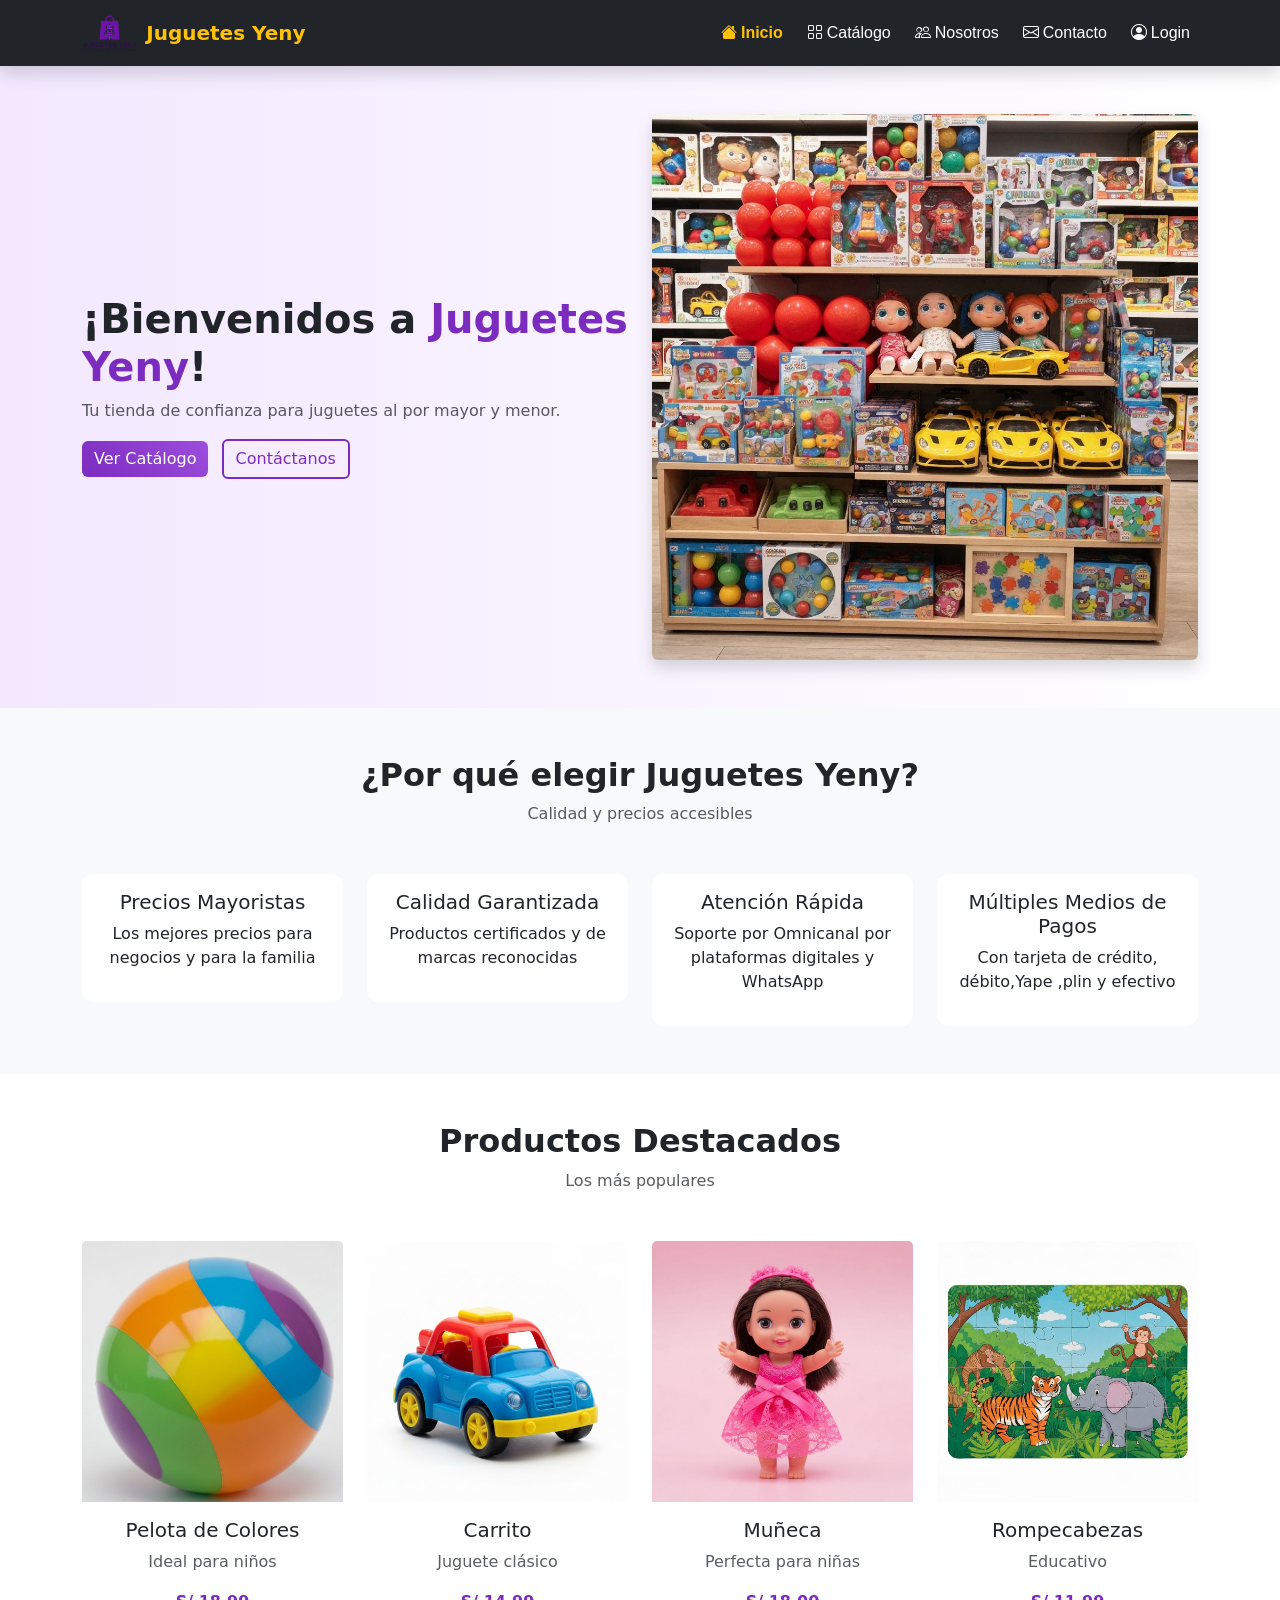
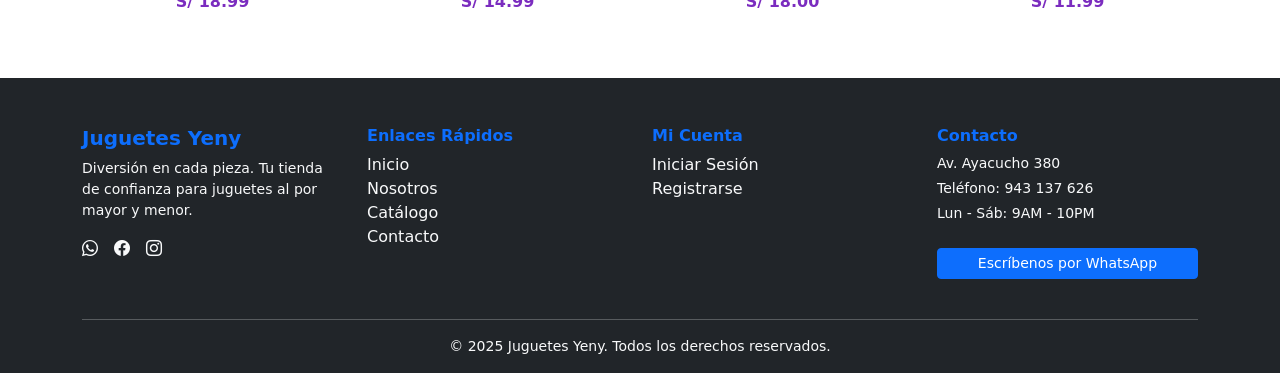
<file: index.html>
<!DOCTYPE html>
<html lang="en">
    <head>
        <meta charset="UTF-8">
        <meta name="viewport" content="width=device-width, initial-scale=1.0">
        <title>Jugueteria Yeny</title>
        <link href="https://cdn.jsdelivr.net/npm/bootstrap@5.3.0/dist/css/bootstrap.min.css" rel="stylesheet">
        <link rel="stylesheet" href="css/styles.css">
        <link rel="icon" href="imagenes/logo-yeny.png" type="image/png">
        <link rel="stylesheet" href="https://cdn.jsdelivr.net/npm/bootstrap-icons@1.11.3/font/bootstrap-icons.min.css">
        <script src="https://cdn.jsdelivr.net/npm/bootstrap@5.3.3/dist/js/bootstrap.bundle.min.js"></script>
    </head>
    <body>
        <header>
            <nav class="navbar navbar-expand-lg navbar-dark bg-dark sticky-top shadow">
      <div class="container">
 
        <!-- Logo + Nombre -->
        <a class="navbar-brand d-flex align-items-center gap-2" href="index.html">
          <img src="imagenes/logo-yeny.png" alt="Logo Juguetes Yeny" height="40" />
          <span class="fw-bold fs-5 text-warning">Juguetes Yeny</span>
        </a>
 
        <!-- Botón hamburguesa (móvil) -->
        <button class="navbar-toggler" type="button"
          data-bs-toggle="collapse" data-bs-target="#navbarMain"
          aria-controls="navbarMain" aria-expanded="false" aria-label="Abrir menú">
          <span class="navbar-toggler-icon"></span>
        </button>
 
        <!-- Links -->
        <div class="collapse navbar-collapse" id="navbarMain">
          <ul class="navbar-nav ms-auto mb-2 mb-lg-0 gap-lg-2">
            <li class="nav-item">
              <a class="nav-link active text-warning fw-semibold" href="index.html">
                <i class="bi bi-house-fill me-1"></i>Inicio
              </a>
            </li>
            <li class="nav-item">
              <a class="nav-link text-white" href="html/catalogo.html">
                <i class="bi bi-grid me-1"></i>Catálogo
              </a>
            </li>
            <li class="nav-item">
              <a class="nav-link text-white" href="html/nosotros.html">
                <i class="bi bi-people me-1"></i>Nosotros
              </a>
            </li>
            <li class="nav-item">
              <a class="nav-link text-white" href="html/contacto.html">
                <i class="bi bi-envelope me-1"></i>Contacto
              </a>
            </li>
            <li class="nav-item">
              <a class="nav-link text-white" href="html/login.html">
                <i class="bi bi-person-circle me-1"></i>Login
              </a>
            </li>
          </ul>
        </div>

      </div>
    </nav>
        </header>
        <main>
        <section class="py-5 hero-section">
          <div class="container">
            <div class="row align-items-center">
            
              <div class="col-md-6">
                <h1 class="fw-bold">
                  ¡Bienvenidos a <span class="text-purple">Juguetes Yeny</span>!
                </h1>
                <p class="text-muted">
                  Tu tienda de confianza para juguetes al por mayor y menor.
                </p>
              
                <a href="html/catalogo.html" class="btn btn-purple me-2">Ver Catálogo</a>
                <a href="html/contacto.html" class="btn btn-outline-purple">Contáctanos</a>
              </div>
              <div class="col-md-6 text-center">
                <img src="imagenes/hero-juguetes.jpg" class="img-fluid rounded shadow">
              </div>
            </div>
          </div>
        </section>
        <section class="py-5 bg-light text-center">
          <div class="container">
            <h2 class="fw-bold">¿Por qué elegir Juguetes Yeny?</h2>
            <p class="text-muted mb-5">Calidad y precios accesibles</p>
          
            <div class="row g-4">
            
             <div class="col-md-3">
               <div class="card card-hover p-3">
                 <h5>Precios Mayoristas</h5>
                 <p>Los mejores precios para negocios y para la familia</p>
               </div>
             </div>
           
             <div class="col-md-3">
               <div class="card card-hover p-3">
                 <h5>Calidad Garantizada</h5>
                 <p>Productos certificados y de marcas reconocidas</p>
               </div>
             </div>
           
             <div class="col-md-3">
               <div class="card card-hover p-3">
                 <h5>Atención Rápida</h5>
                 <p>Soporte por Omnicanal por plataformas digitales y WhatsApp</p>
               </div>
             </div>
           
              <div class="col-md-3">
               <div class="card card-hover p-3">
                  <h5>Múltiples Medios de Pagos</h5>
                  <p>Con tarjeta de crédito, débito,Yape ,plin y efectivo</p>
                </div>
             </div>
           
            </div>
          </div>
        </section>
        <section class="py-5">
          <div class="container text-center">
            <h2 class="fw-bold">Productos Destacados</h2>
            <p class="text-muted mb-5">Los más populares</p>
          
            <div class="row g-4">
            
             <div class="col-md-3">
               <div class="card card-hover h-100">
                 <img src="imagenes/productos/pelota-colorida.jpg" class="card-img-top">
                 <div class="card-body">
                   <h5>Pelota de Colores</h5>
                   <p class="text-muted">Ideal para niños</p>
                   <span class="text-purple fw-bold">S/ 18.99</span>
                 </div>
               </div>
             </div>
           
             <div class="col-md-3">
               <div class="card card-hover h-100">
                 <img src="imagenes/productos/carrito-friccion.jpg" class="card-img-top">
                 <div class="card-body">
                   <h5>Carrito</h5>
                   <p class="text-muted">Juguete clásico</p>
                   <span class="text-purple fw-bold">S/ 14.99</span>
                 </div>
               </div>
             </div>
           
             <div class="col-md-3">
               <div class="card card-hover h-100">
                 <img src="imagenes/productos/muneca-pequena.jpg" class="card-img-top">
                 <div class="card-body">
                   <h5>Muñeca</h5>
                   <p class="text-muted">Perfecta para niñas</p>
                   <span class="text-purple fw-bold">S/ 18.00</span>
                 </div>
               </div>
             </div>
           
             <div class="col-md-3">
               <div class="card card-hover h-100">
                 <img src="imagenes/productos/rompecabezas.jpg" class="card-img-top">
                  <div class="card-body">
                   <h5>Rompecabezas</h5>
                    <p class="text-muted">Educativo</p>
                    <span class="text-purple fw-bold">S/ 11.99</span>
                  </div>
                </div>
              </div>

            </div>
          </div>
        </section>        
        </main>
        <footer class="bg-dark text-light pt-5 pb-3">

  <div class="container">
    <div class="row">

      
      <div class="col-md-3 mb-4">
        <h5 class="fw-bold text-primary">Juguetes Yeny</h5>
        <p class="small">
          Diversión en cada pieza. Tu tienda de confianza para juguetes al por mayor y menor.
        </p>

        <div class="d-flex gap-3">
          <a href="https://wa.link/r8do8g" target="_blank" class="text-light">
            <i class="bi bi-whatsapp"></i>
          </a>
          <a href="#" class="text-light">
            <i class="bi bi-facebook"></i>
          </a>
          <a href="#" class="text-light">
            <i class="bi bi-instagram"></i>
          </a>
        </div>
      </div>

      <!-- Columna 2 -->
      <div class="col-md-3 mb-4">
        <h6 class="fw-bold text-primary">Enlaces Rápidos</h6>
        <ul class="list-unstyled">
          <li><a href="index.html" class="text-light text-decoration-none">Inicio</a></li>
          <li><a href="html/nosotros.html" class="text-light text-decoration-none">Nosotros</a></li>
          <li><a href="html/catalogo.html" class="text-light text-decoration-none">Catálogo</a></li>
          <li><a href="html/contacto.html" class="text-light text-decoration-none">Contacto</a></li>
        </ul>
      </div>

      <!-- Columna 3 -->
      <div class="col-md-3 mb-4">
        <h6 class="fw-bold text-primary">Mi Cuenta</h6>
        <ul class="list-unstyled">
          <li><a href="html/" class="text-light text-decoration-none">Iniciar Sesión</a></li>
          <li><a href="#" class="text-light text-decoration-none">Registrarse</a></li>
        </ul>
      </div>

      <!-- Columna 4 -->
      <div class="col-md-3 mb-4">
        <h6 class="fw-bold text-primary">Contacto</h6>
        <p class="small mb-1">Av. Ayacucho 380</p>
        <p class="small mb-1">Teléfono: 943 137 626</p>
        <p class="small">Lun - Sáb: 9AM - 10PM</p>

        <a href="https://wa.link/r8do8g" target="_blank" class="btn btn-primary btn-sm mt-2 w-100">
          Escríbenos por WhatsApp
        </a>
      </div>

    </div>

    
    <hr class="border-light">

    <div class="text-center small">
      © 2025 Juguetes Yeny. Todos los derechos reservados.
    </div>

  </div>
        </footer>
    </body>
</html>
</file>
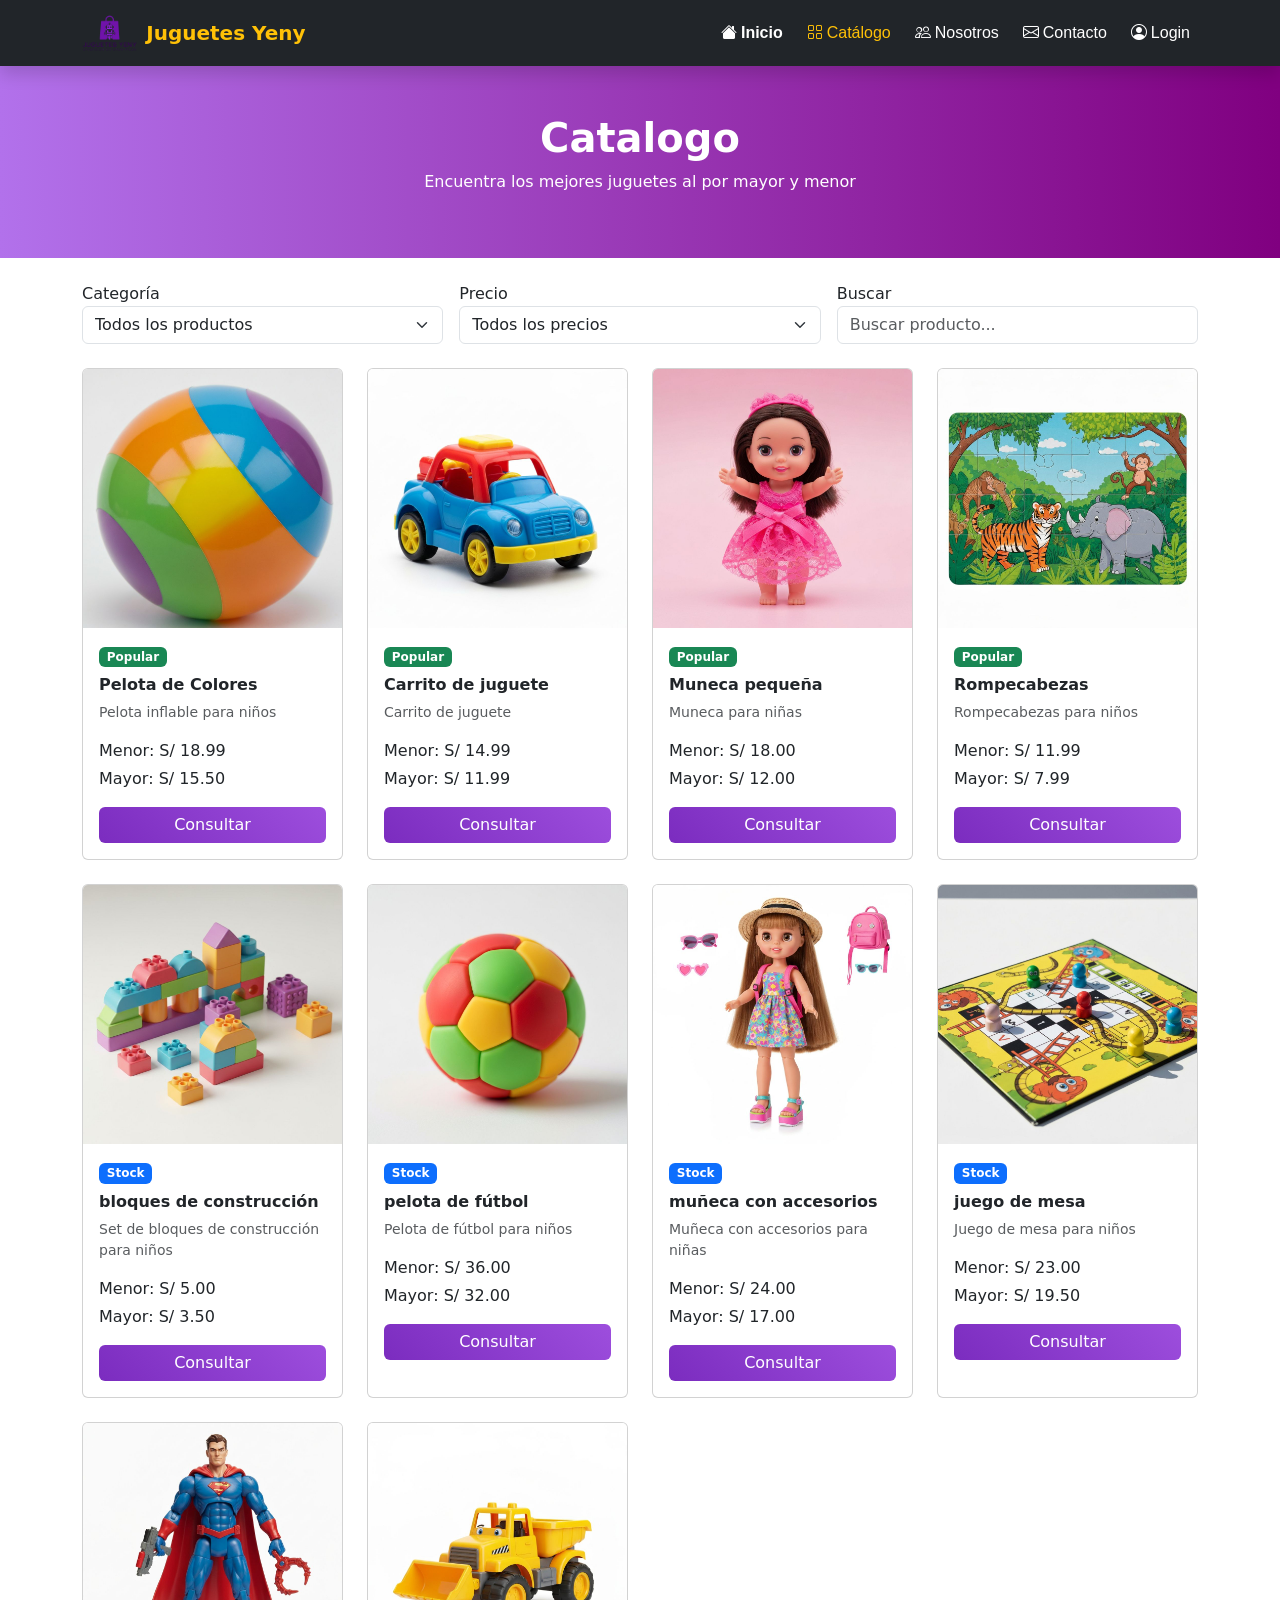
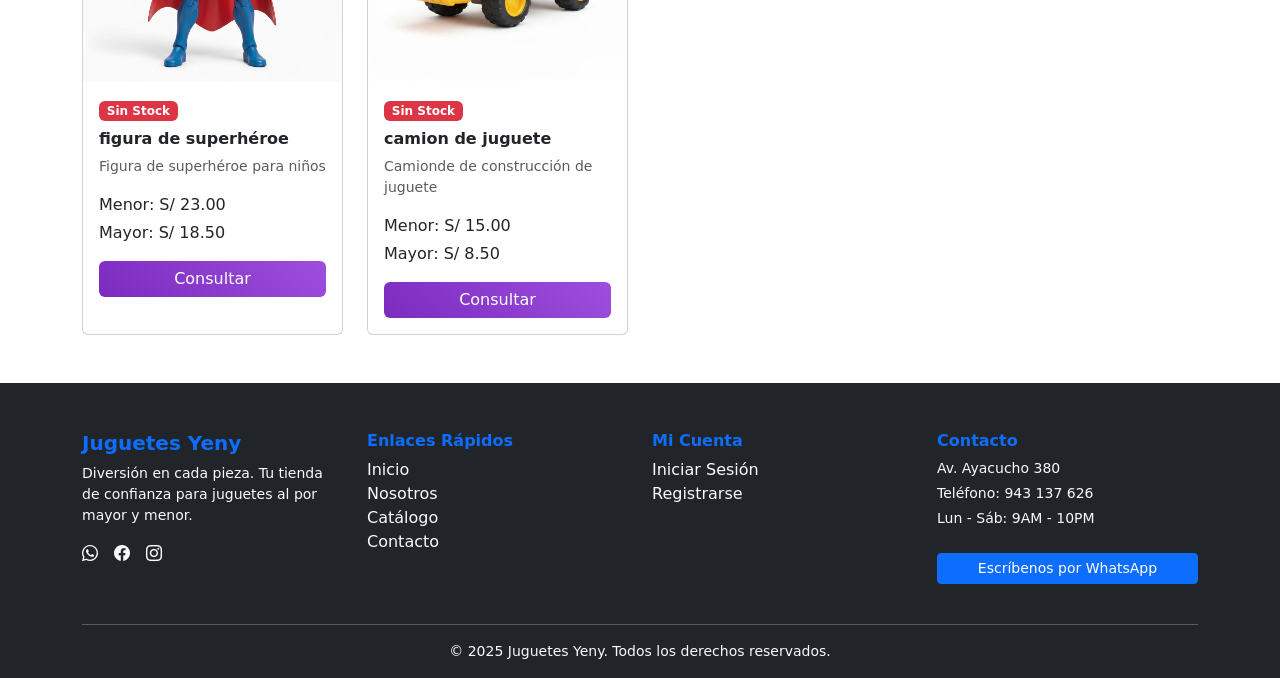
<file: html/catalogo.html>
<!DOCTYPE html>
<html lang="en">
    <head>
        <meta charset="UTF-8">
        <meta name="viewport" content="width=device-width, initial-scale=1.0">
        <title>Catalogo</title>
        <link href="https://cdn.jsdelivr.net/npm/bootstrap@5.3.0/dist/css/bootstrap.min.css" rel="stylesheet">
        <link rel="stylesheet" href="../css/styles.css">
        <link rel="icon" href="../imagenes/logo-yeny.png" type="image/png">
        <script src="https://cdn.jsdelivr.net/npm/bootstrap@5.3.3/dist/js/bootstrap.bundle.min.js"></script>
        <link rel="stylesheet" href="https://cdn.jsdelivr.net/npm/bootstrap-icons@1.11.3/font/bootstrap-icons.min.css">
    </head>
    <body>
        <header>
             <nav class="navbar navbar-expand-lg navbar-dark bg-dark sticky-top shadow">
      <div class="container">
 
        <!-- Logo + Nombre -->
        <a class="navbar-brand d-flex align-items-center gap-2" href="../index.html">
          <img src="../imagenes/logo-yeny.png" alt="Logo Juguetes Yeny" height="40" />
          <span class="fw-bold fs-5 text-warning">Juguetes Yeny</span>
        </a>
 
        <!-- Botón hamburguesa (móvil) -->
        <button class="navbar-toggler" type="button"
          data-bs-toggle="collapse" data-bs-target="#navbarMain"
          aria-controls="navbarMain" aria-expanded="false" aria-label="Abrir menú">
          <span class="navbar-toggler-icon"></span>
        </button>
 
        <!-- Links -->
        <div class="collapse navbar-collapse" id="navbarMain">
          <ul class="navbar-nav ms-auto mb-2 mb-lg-0 gap-lg-2">
            <li class="nav-item">
              <a class="nav-link active text-white fw-semibold" href="../index.html">
                <i class="bi bi-house-fill me-1"></i>Inicio
              </a>
            </li>
            <li class="nav-item">
              <a class="nav-link text-warning" href="../html/catalogo.html">
                <i class="bi bi-grid me-1"></i>Catálogo
              </a>
            </li>
            <li class="nav-item">
              <a class="nav-link text-white" href="../html/nosotros.html">
                <i class="bi bi-people me-1"></i>Nosotros
              </a>
            </li>
            <li class="nav-item">
              <a class="nav-link text-white" href="../html/contacto.html">
                <i class="bi bi-envelope me-1"></i>Contacto
              </a>
            </li>
            <li class="nav-item">
              <a class="nav-link text-white" href="../html/login.html">
                <i class="bi bi-person-circle me-1"></i>Login
              </a>
            </li>
          </ul>
        </div>

      </div>
    </nav>
        </header>
        <main>
          <section class="hero-baner text-center text-white py-5">
            <div class="container">
               <h1 class="fw-bold">Catalogo</h1>
               <p>Encuentra los mejores juguetes al por mayor y menor</p>
            </div>
          </section>
          <section class="container py-4">
            <div class="row g-3">
             
               <div class="col-md-4">
                 <label>Categoría</label>
                 <select class="form-select">
                   <option>Todos los productos</option>
                 </select>
               </div>
             
               <div class="col-md-4">
                 <label>Precio</label>
                 <select class="form-select">
                   <option>Todos los precios</option>
                 </select>
              </div>
            
              <div class="col-md-4">
                <label>Buscar</label>
                <input type="text" class="form-control" placeholder="Buscar producto...">
              </div>
            
            </div>
          
          </section>
          <section class="container pb-5">
            <div class="row g-4">
            
              <!-- CARD 1 -->
              <div class="col-lg-3 col-md-4 col-sm-6 col-12">
                <div class="card product-card h-100">
                
                 <img src="../imagenes/productos/pelota-colorida.jpg" class="card-img-top">
                 <div class="card-body">
                    <span class="badge bg-success mb-2">Popular</span>
                   <h6 class="fw-bold">Pelota de Colores</h6>
                   <p class="text-muted small">Pelota inflable para niños</p>
                   <p class="mb-1">Menor: <span class="precio-menor">S/ 18.99</span></p>
                    <p>Mayor: <span class="precio-mayor">S/ 15.50</span></p>

                    <button class="btn btn-purple w-100">Consultar</button>
                  </div>
                
                </div>
              </div>
            
              <!-- CARD 2 -->
               <div class="col-lg-3 col-md-4 col-sm-6 col-12">
                <div class="card product-card h-100">
                
                 <img src="../imagenes/productos/carrito-friccion.jpg" class="card-img-top">
                 <div class="card-body">
                    <span class="badge bg-success mb-2">Popular</span>
                   <h6 class="fw-bold">Carrito de juguete</h6>
                   <p class="text-muted small">Carrito de juguete </p>
                   <p class="mb-1">Menor: <span class="precio-menor">S/ 14.99</span></p>
                    <p>Mayor: <span class="precio-mayor">S/ 11.99</span></p>
                    <button class="btn btn-purple w-100">Consultar</button>
                  </div>
                </div>
              </div>

              <!-- CARD 3 -->
               <div class="col-lg-3 col-md-4 col-sm-6 col-12">
                <div class="card product-card h-100">
                 <img src="../imagenes/productos/muneca-pequena.jpg" class="card-img-top">
                
                 <div class="card-body">
                    <span class="badge bg-success mb-2">Popular</span>
                   <h6 class="fw-bold">Muneca pequeña</h6>
                   <p class="text-muted small">Muneca para niñas</p>
                   <p class="mb-1">Menor: <span class="precio-menor">S/ 18.00</span></p>
                    <p>Mayor: <span class="precio-mayor">S/ 12.00</span></p>
                    <button class="btn btn-purple w-100">Consultar</button>
                  </div>
                
                </div>
              </div>

              <!-- CARD 4 -->
               <div class="col-lg-3 col-md-4 col-sm-6 col-12">
                <div class="card product-card h-100">
                
                 <img src="../imagenes/productos/rompecabezas.jpg" class="card-img-top">
                
                 <div class="card-body">
                    <span class="badge bg-success mb-2">Popular</span>
                   <h6 class="fw-bold">Rompecabezas</h6>
                   <p class="text-muted small">Rompecabezas para niños</p>
                   <p class="mb-1">Menor: <span class="precio-menor">S/ 11.99</span></p>
                    <p>Mayor: <span class="precio-mayor">S/ 7.99</span></p>
                    <button class="btn btn-purple w-100">Consultar</button>
                  </div>
                
                </div>
              </div>

              <!--Card 5-->
              <div class="col-lg-3 col-md-4 col-sm-6 col-12">
                <div class="card product-card h-100">
                 <img src="../imagenes/productos/bloques-construccion.jpg" class="card-img-top">
                 <div class="card-body">
                    <span class="badge bg-primary mb-2">Stock</span>
                   <h6 class="fw-bold">bloques de construcción</h6>
                   <p class="text-muted small">Set de bloques de construcción para niños</p>   
                   <p class="mb-1">Menor: <span class="precio-menor">S/ 5.00</span></p>
                    <p>Mayor: <span class="precio-mayor">S/ 3.50</span></p>    
                    <button class="btn btn-purple w-100">Consultar</button>
                  </div>
                </div>
              </div>

              <!--Card 6-->
              <div class="col-lg-3 col-md-4 col-sm-6 col-12">
                <div class="card product-card h-100">
                 <img src="../imagenes/productos/pelota-futbol.jpg" class="card-img-top">
                 <div class="card-body">
                    <span class="badge bg-primary mb-2">Stock</span>
                   <h6 class="fw-bold">pelota de fútbol</h6>
                   <p class="text-muted small">Pelota de fútbol para niños</p>   
                   <p class="mb-1">Menor: <span class="precio-menor">S/ 36.00</span></p>
                    <p>Mayor: <span class="precio-mayor">S/ 32.00</span></p>    
                    <button class="btn btn-purple w-100">Consultar</button>
                  </div>
                </div>
              </div>

              <!--Card 7-->
              <div class="col-lg-3 col-md-4 col-sm-6 col-12">
                <div class="card product-card h-100">
                 <img src="../imagenes/productos/muneca-accesorios.jpg" class="card-img-top">
                 <div class="card-body">
                    <span class="badge bg-primary mb-2">Stock</span>
                   <h6 class="fw-bold">muñeca con accesorios</h6>
                   <p class="text-muted small">Muñeca con accesorios para niñas</p>   
                   <p class="mb-1">Menor: <span class="precio-menor">S/ 24.00</span></p>
                    <p>Mayor: <span class="precio-mayor">S/ 17.00</span></p>    
                    <button class="btn btn-purple w-100">Consultar</button>
                  </div>
                </div>
              </div>

              <!--Card 8-->
              <div class="col-lg-3 col-md-4 col-sm-6 col-12">
                <div class="card product-card h-100">
                 <img src="../imagenes/productos/juego-mesa.jpg" class="card-img-top">
                 <div class="card-body">
                    <span class="badge bg-primary mb-2">Stock</span>
                   <h6 class="fw-bold">juego de mesa</h6>
                   <p class="text-muted small">Juego de mesa para niños</p>   
                   <p class="mb-1">Menor: <span class="precio-menor">S/ 23.00</span></p>
                    <p>Mayor: <span class="precio-mayor">S/ 19.50</span></p>    
                    <button class="btn btn-purple w-100">Consultar</button>
                  </div>
                </div>
              </div>

              <!--Card 9-->
              <div class="col-lg-3 col-md-4 col-sm-6 col-12">
                <div class="card product-card h-100">
                 <img src="../imagenes/productos/figura-superheroe.jpg" class="card-img-top">
                 <div class="card-body">
                    <span class="badge bg-danger mb-2">Sin Stock</span>
                   <h6 class="fw-bold">figura de superhéroe</h6>
                   <p class="text-muted small">Figura de superhéroe para niños</p>   
                   <p class="mb-1">Menor: <span class="precio-menor">S/ 23.00</span></p>
                    <p>Mayor: <span class="precio-mayor">S/ 18.50</span></p>    
                    <button class="btn btn-purple w-100">Consultar</button>
                  </div>
                </div>
              </div>

              <!--Card 10-->
              <div class="col-lg-3 col-md-4 col-sm-6 col-12">
                <div class="card product-card h-100">
                 <img src="../imagenes/productos/camion-volquete.jpg" class="card-img-top">
                 <div class="card-body">
                    <span class="badge bg-danger mb-2">Sin Stock</span>
                   <h6 class="fw-bold">camion de juguete</h6>
                   <p class="text-muted small">Camionde de construcción de juguete</p>   
                   <p class="mb-1">Menor: <span class="precio-menor">S/ 15.00</span></p>
                    <p>Mayor: <span class="precio-mayor">S/ 8.50</span></p>    
                    <button class="btn btn-purple w-100">Consultar</button>
                  </div>
                </div>
              </div>
            
            </div>
          </section>     
        </main>
        <footer class="bg-dark text-light pt-5 pb-3">

  <div class="container">
    <div class="row">

      <!-- Columna 1 -->
      <div class="col-md-3 mb-4">
        <h5 class="fw-bold text-primary">Juguetes Yeny</h5>
        <p class="small">
          Diversión en cada pieza. Tu tienda de confianza para juguetes al por mayor y menor.
        </p>

        <div class="d-flex gap-3">
          <a href="https://wa.link/r8do8g" target="_blank" class="text-light">
            <i class="bi bi-whatsapp"></i>
          </a>
          <a href="#" class="text-light">
            <i class="bi bi-facebook"></i>
          </a>
          <a href="#" class="text-light">
            <i class="bi bi-instagram"></i>
          </a>
        </div>
      </div>

      <!-- Columna 2 -->
      <div class="col-md-3 mb-4">
        <h6 class="fw-bold text-primary">Enlaces Rápidos</h6>
        <ul class="list-unstyled">
          <li><a href="../index.html" class="text-light text-decoration-none">Inicio</a></li>
          <li><a href="nosotros.html" class="text-light text-decoration-none">Nosotros</a></li>
          <li><a href="catalogo.html" class="text-light text-decoration-none">Catálogo</a></li>
          <li><a href="contacto.html" class="text-light text-decoration-none">Contacto</a></li>
        </ul>
      </div>

      <!-- Columna 3 -->
      <div class="col-md-3 mb-4">
        <h6 class="fw-bold text-primary">Mi Cuenta</h6>
        <ul class="list-unstyled">
          <li><a href="login.html" class="text-light text-decoration-none">Iniciar Sesión</a></li>
          <li><a href="#" class="text-light text-decoration-none">Registrarse</a></li>
        </ul>
      </div>

      <!-- Columna 4 -->
      <div class="col-md-3 mb-4">
        <h6 class="fw-bold text-primary">Contacto</h6>
        <p class="small mb-1">Av. Ayacucho 380</p>
        <p class="small mb-1">Teléfono: 943 137 626</p>
        <p class="small">Lun - Sáb: 9AM - 10PM</p>

        <a href="https://wa.link/r8do8g" target="_blank" class="btn btn-primary btn-sm mt-2 w-100">
          Escríbenos por WhatsApp
        </a>
      </div>

    </div>

    <!-- Línea inferior -->
    <hr class="border-light">

    <div class="text-center small">
      © 2025 Juguetes Yeny. Todos los derechos reservados.
    </div>

  </div>
        </footer>
    </body>
</html>
</file>
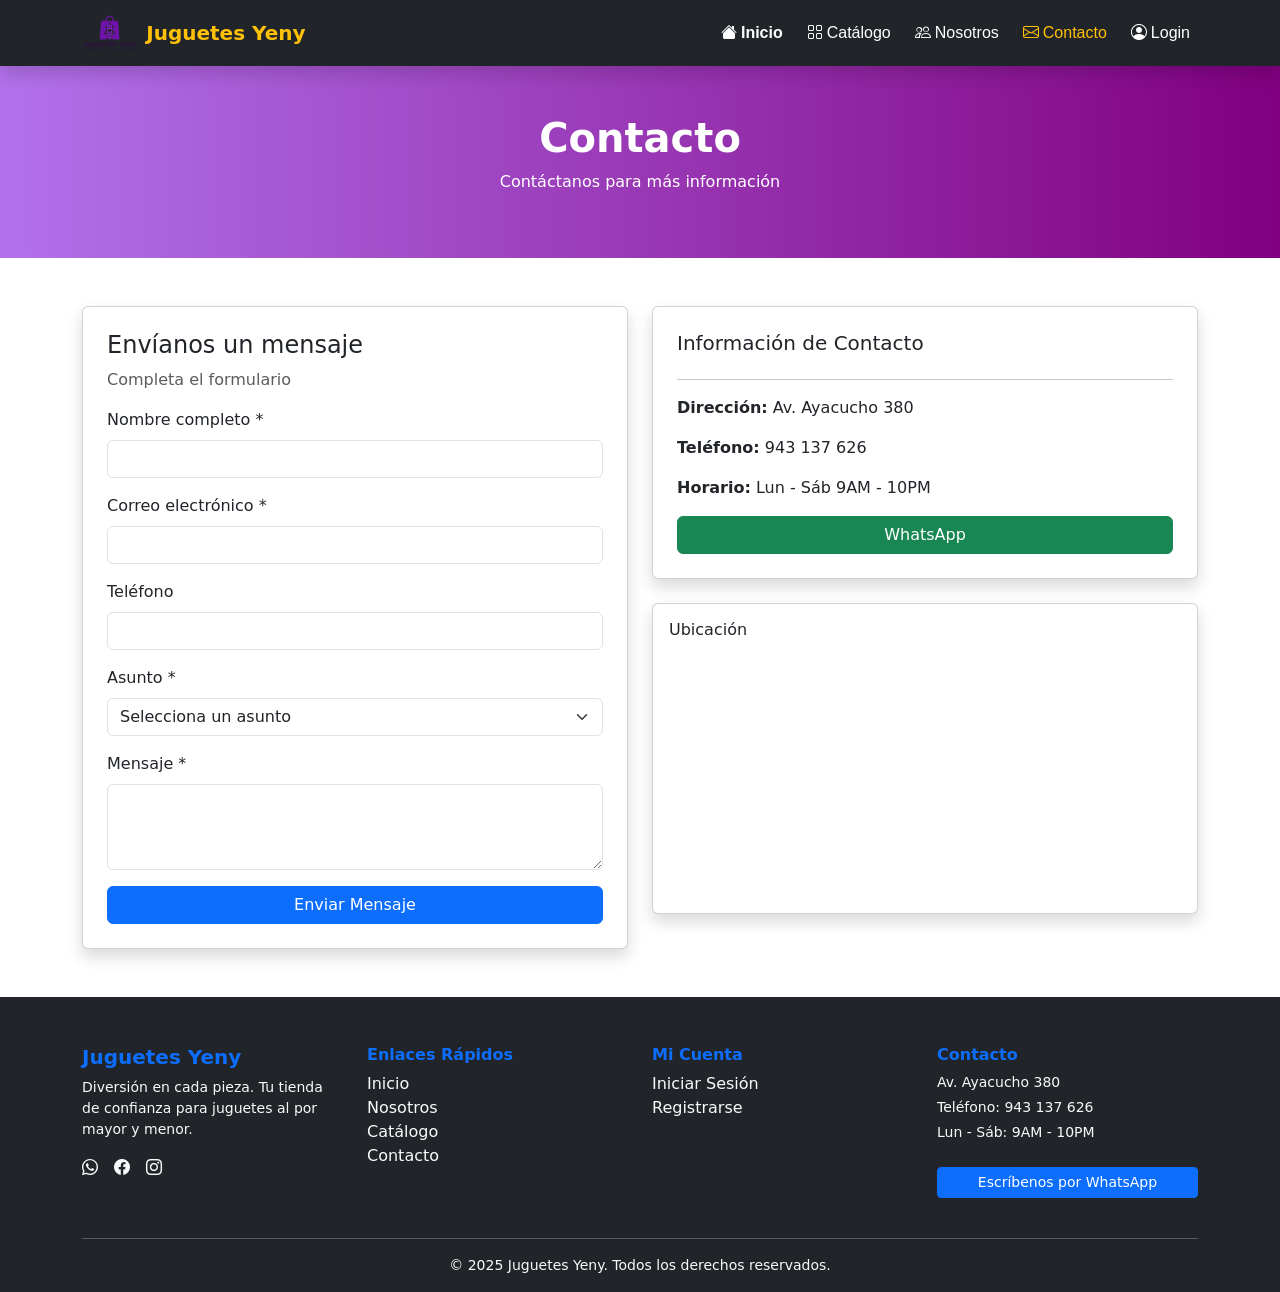
<file: html/contacto.html>
<!DOCTYPE html>
<html lang="en">
    <head>
        <meta charset="UTF-8">
        <meta name="viewport" content="width=device-width, initial-scale=1.0">
        <title>contacto</title>
        <link href="https://cdn.jsdelivr.net/npm/bootstrap@5.3.0/dist/css/bootstrap.min.css" rel="stylesheet">
        <link rel="stylesheet" href="../css/styles.css">
        <link rel="icon" href="../imagenes/logo-yeny.png" type="image/png">
        <script src="https://cdn.jsdelivr.net/npm/bootstrap@5.3.3/dist/js/bootstrap.bundle.min.js"></script>
        <link rel="stylesheet" href="https://cdn.jsdelivr.net/npm/bootstrap-icons@1.11.3/font/bootstrap-icons.min.css">
    </head>
    <body>
        <header>
            <nav class="navbar navbar-expand-lg navbar-dark bg-dark sticky-top shadow">
      <div class="container">
 
        <!-- Logo + Nombre -->
        <a class="navbar-brand d-flex align-items-center gap-2" href="../index.html">
          <img src="../imagenes/logo-yeny.png" alt="Logo Juguetes Yeny" height="40" />
          <span class="fw-bold fs-5 text-warning">Juguetes Yeny</span>
        </a>
 
        <!-- Botón hamburguesa (móvil) -->
        <button class="navbar-toggler" type="button"
          data-bs-toggle="collapse" data-bs-target="#navbarMain"
          aria-controls="navbarMain" aria-expanded="false" aria-label="Abrir menú">
          <span class="navbar-toggler-icon"></span>
        </button>
 
        <!-- Links -->
        <div class="collapse navbar-collapse" id="navbarMain">
          <ul class="navbar-nav ms-auto mb-2 mb-lg-0 gap-lg-2">
            <li class="nav-item">
              <a class="nav-link active text-white fw-semibold" href="../index.html">
                <i class="bi bi-house-fill me-1"></i>Inicio
              </a>
            </li>
            <li class="nav-item">
              <a class="nav-link text-white" href="../html/catalogo.html">
                <i class="bi bi-grid me-1"></i>Catálogo
              </a>
            </li>
            <li class="nav-item">
              <a class="nav-link text-white" href="../html/nosotros.html">
                <i class="bi bi-people me-1"></i>Nosotros
              </a>
            </li>
            <li class="nav-item">
              <a class="nav-link text-warning" href="../html/contacto.html">
                <i class="bi bi-envelope me-1"></i>Contacto
              </a>
            </li>
            <li class="nav-item">
              <a class="nav-link text-white" href="../html/login.html">
                <i class="bi bi-person-circle me-1"></i>Login
              </a>
            </li>
          </ul>
        </div>

      </div>
    </nav>
        </header>
        <main>
          <section class="hero-baner text-center text-white py-5">
            <div class="container">
               <h1 class="fw-bold">Contacto</h1>
               <p>Contáctanos para más información</p>
            </div>
          </section>
            <div class="container my-5">
  <div class="row g-4">

    <div class="col-md-6">
      <div class="card p-4 shadow">
        <h4>Envíanos un mensaje</h4>
        <p class="text-muted">Completa el formulario</p>

        <form class="needs-validation" novalidate>

  
  <div class="alert alert-success d-none" id="alertaExito">
    ✅ Mensaje enviado correctamente
  </div>

  <div class="mb-3">
    <label class="form-label">Nombre completo *</label>
    <input type="text" class="form-control" required>
    <div class="invalid-feedback">Ingresa tu nombre</div>
  </div>

  <div class="mb-3">
    <label class="form-label">Correo electrónico *</label>
    <input type="email" class="form-control" required>
    <div class="invalid-feedback">Correo inválido</div>
  </div>

  <div class="mb-3">
    <label class="form-label">Teléfono</label>
    <input type="tel" class="form-control">
  </div>

  <div class="mb-3">
    <label class="form-label">Asunto *</label>
    <select class="form-select" required>
      <option value="">Selecciona un asunto</option>
      <option>Cotización</option>
      <option>Pedido</option>
      <option>Producto</option>
    </select>
    <div class="invalid-feedback">Selecciona un asunto</div>
  </div>

  <div class="mb-3">
    <label class="form-label">Mensaje *</label>
    <textarea class="form-control" rows="3" required></textarea>
    <div class="invalid-feedback">Escribe tu mensaje</div>
  </div>

  <button class="btn btn-primary w-100">
    Enviar Mensaje
  </button>
  <script>
(() => {
  'use strict'
  const forms = document.querySelectorAll('.needs-validation')

  forms.forEach(form => {
    form.addEventListener('submit', event => {
      if (!form.checkValidity()) {
        event.preventDefault()
        event.stopPropagation()
      } else {
        document.getElementById("alertaExito").classList.remove("d-none")
        event.preventDefault()
      }
      form.classList.add('was-validated')
    }, false)
  })
})()
</script>
        </form>
      </div>
    </div>

    
    <div class="col-md-6">

      
      <div class="card p-4 shadow mb-4">
        <h5>Información de Contacto</h5>
        <hr>

        <p><strong>Dirección:</strong> Av. Ayacucho 380</p>
        <p><strong>Teléfono:</strong> 943 137 626</p>
        <p><strong>Horario:</strong> Lun - Sáb 9AM - 10PM</p>

        <a href="https://wa.link/r8do8g" class="btn btn-success w-100">
          WhatsApp
        </a>
      </div>

      
      <div class="card p-3 shadow">
        <h6>Ubicación</h6>

        <iframe 
          src="https://www.google.com/maps?q=Av%20Ayacucho%20380&output=embed"
          width="100%" 
          height="250" 
          style="border:0; border-radius:10px;"
          loading="lazy">
        </iframe>

      </div>

    </div>

  </div>
</div>
        </main>
        <footer class="bg-dark text-light pt-5 pb-3">

  <div class="container">
    <div class="row">

      <!-- Columna 1 -->
      <div class="col-md-3 mb-4">
        <h5 class="fw-bold text-primary">Juguetes Yeny</h5>
        <p class="small">
          Diversión en cada pieza. Tu tienda de confianza para juguetes al por mayor y menor.
        </p>

        <div class="d-flex gap-3">
          <a href="https://wa.link/r8do8g" target="_blank" class="text-light">
            <i class="bi bi-whatsapp"></i>
          </a>
          <a href="#" class="text-light">
            <i class="bi bi-facebook"></i>
          </a>
          <a href="#" class="text-light">
            <i class="bi bi-instagram"></i>
          </a>
        </div>
      </div>

      <!-- Columna 2 -->
      <div class="col-md-3 mb-4">
        <h6 class="fw-bold text-primary">Enlaces Rápidos</h6>
        <ul class="list-unstyled">
          <li><a href="../index.html" class="text-light text-decoration-none">Inicio</a></li>
          <li><a href="nosotros.html" class="text-light text-decoration-none">Nosotros</a></li>
          <li><a href="catalogo.html" class="text-light text-decoration-none">Catálogo</a></li>
          <li><a href="contacto.html" class="text-light text-decoration-none">Contacto</a></li>
        </ul>
      </div>

      <!-- Columna 3 -->
      <div class="col-md-3 mb-4">
        <h6 class="fw-bold text-primary">Mi Cuenta</h6>
        <ul class="list-unstyled">
          <li><a href="login.html" class="text-light text-decoration-none">Iniciar Sesión</a></li>
          <li><a href="#" class="text-light text-decoration-none">Registrarse</a></li>
        </ul>
      </div>

      <!-- Columna 4 -->
      <div class="col-md-3 mb-4">
        <h6 class="fw-bold text-primary">Contacto</h6>
        <p class="small mb-1">Av. Ayacucho 380</p>
        <p class="small mb-1">Teléfono: 943 137 626</p>
        <p class="small">Lun - Sáb: 9AM - 10PM</p>

        <a href="https://wa.link/r8do8g" target="_blank" class="btn btn-primary btn-sm mt-2 w-100">
          Escríbenos por WhatsApp
        </a>
      </div>

    </div>

    <!-- Línea inferior -->
    <hr class="border-light">

    <div class="text-center small">
      © 2025 Juguetes Yeny. Todos los derechos reservados.
    </div>

  </div>
        </footer>
    </body>
</html>
</file>
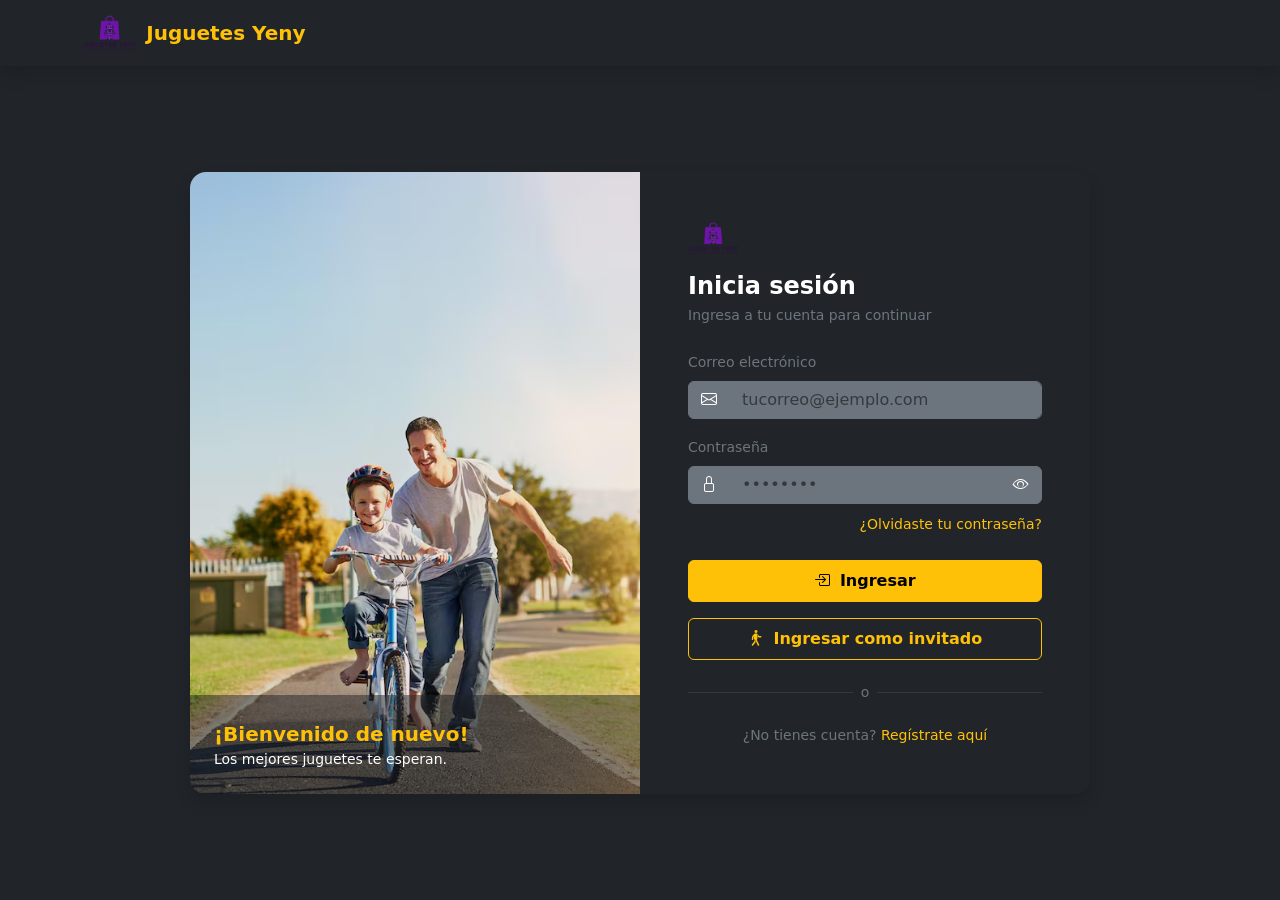
<file: html/login.html>
<!DOCTYPE html>
<html lang="en">
    <head>
        <meta charset="UTF-8">
        <meta name="viewport" content="width=device-width, initial-scale=1.0">
        <title>Inicio Seccion</title>
        <link href="https://cdn.jsdelivr.net/npm/bootstrap@5.3.0/dist/css/bootstrap.min.css" rel="stylesheet">
        <link rel="stylesheet" href="../css/styles.css">
        <link rel="icon" href="../imagenes/logo-yeny.png" type="image/png">
        <script src="https://cdn.jsdelivr.net/npm/bootstrap@5.3.3/dist/js/bootstrap.bundle.min.js"></script>
        <link rel="stylesheet" href="https://cdn.jsdelivr.net/npm/bootstrap-icons@1.11.3/font/bootstrap-icons.min.css">
    </head>
    
    <body class="bg-dark min-vh-100 d-flex flex-column">

    <nav class="navbar navbar-expand-lg navbar-dark bg-dark sticky-top shadow">
        <div class="container">
            <a class="navbar-brand d-flex align-items-center gap-2" href="../index.html">
                <img src="../imagenes/logo-yeny.png" alt="Logo" height="40" />
                <span class="fw-bold fs-5 text-warning">Juguetes Yeny</span>
            </a>
        </div>
    </nav>

    <div class="container flex-grow-1 d-flex align-items-center justify-content-center py-5">
        <div class="row w-100 justify-content-center g-0 shadow rounded-4 overflow-hidden" style="max-width: 900px;">

            <div class="col-lg-6 d-none d-lg-block position-relative">
                <img src="../imagenes/imagenes de otro sitio/papa e hijo.jpg"
                    alt="Padre saliendo de la tienda con su hija después de una compra"
                    class="w-100 h-100 object-fit-cover" />
                <div class="position-absolute bottom-0 start-0 p-4 bg-dark bg-opacity-50 w-100">
                    <p class="text-warning fw-bold mb-0 fs-5">¡Bienvenido de nuevo!</p>
                    <p class="text-white small mb-0">Los mejores juguetes te esperan.</p>
                </div>
            </div>

            
            <div class="col-12 col-lg-6 bg-dark p-4 p-md-5">

                <div class="mb-4">
                    <img src="../imagenes/logo-yeny.png" height="36" alt="Logo" class="mb-3" />
                    <h4 class="text-white fw-bold mb-1">Inicia sesión</h4>
                    <p class="text-secondary small">Ingresa a tu cuenta para continuar</p>
                </div>

                <form>

                    
                    <div class="mb-3">
                        <label class="form-label text-secondary small">Correo electrónico</label>
                        <div class="input-group">
                            <span class="input-group-text bg-secondary border-secondary text-white">
                                <i class="bi bi-envelope"></i>
                            </span>
                            <input type="email" class="form-control bg-secondary border-secondary text-white"
                                placeholder="tucorreo@ejemplo.com" />
                        </div>
                    </div>

                    
                    <div class="mb-2">
                        <label class="form-label text-secondary small">Contraseña</label>
                        <div class="input-group">
                            <span class="input-group-text bg-secondary border-secondary text-white">
                                <i class="bi bi-lock"></i>
                            </span>
                            <input type="password" id="inputPassword"
                                class="form-control bg-secondary border-secondary text-white" placeholder="••••••••" />
                            <button class="btn btn-secondary border-secondary" type="button" onclick="togglePassword()">
                                <i class="bi bi-eye" id="iconoOjo"></i>
                            </button>
                        </div>
                    </div>

                    
                    <div class="text-end mb-4">
                        <a href="#" class="text-warning small text-decoration-none">¿Olvidaste tu contraseña?</a>
                    </div>

                    
                    <button type="submit" class="btn btn-warning w-100 fw-bold py-2 mb-3">
                        <i class="bi bi-box-arrow-in-right me-1"></i> Ingresar
                    </button>

                    <a href="../index.html" class="btn btn-outline-warning w-100 fw-bold py-2 mb-3">
                        <i class="bi bi-person-walking me-1"></i> Ingresar como invitado
                    </a>

                    <!-- Divisor -->
                    <div class="d-flex align-items-center gap-2 mb-3">
                        <hr class="flex-grow-1 border-secondary" />
                        <span class="text-secondary small">o</span>
                        <hr class="flex-grow-1 border-secondary" />
                    </div>

                    
                    <p class="text-center text-secondary small mb-0">
                        ¿No tienes cuenta?
                        <a href="#" class="text-warning text-decoration-none">Regístrate aquí</a>
                    </p>

                </form>
            </div>

        </div>
    </div>   
  </body>
</html>
</file>
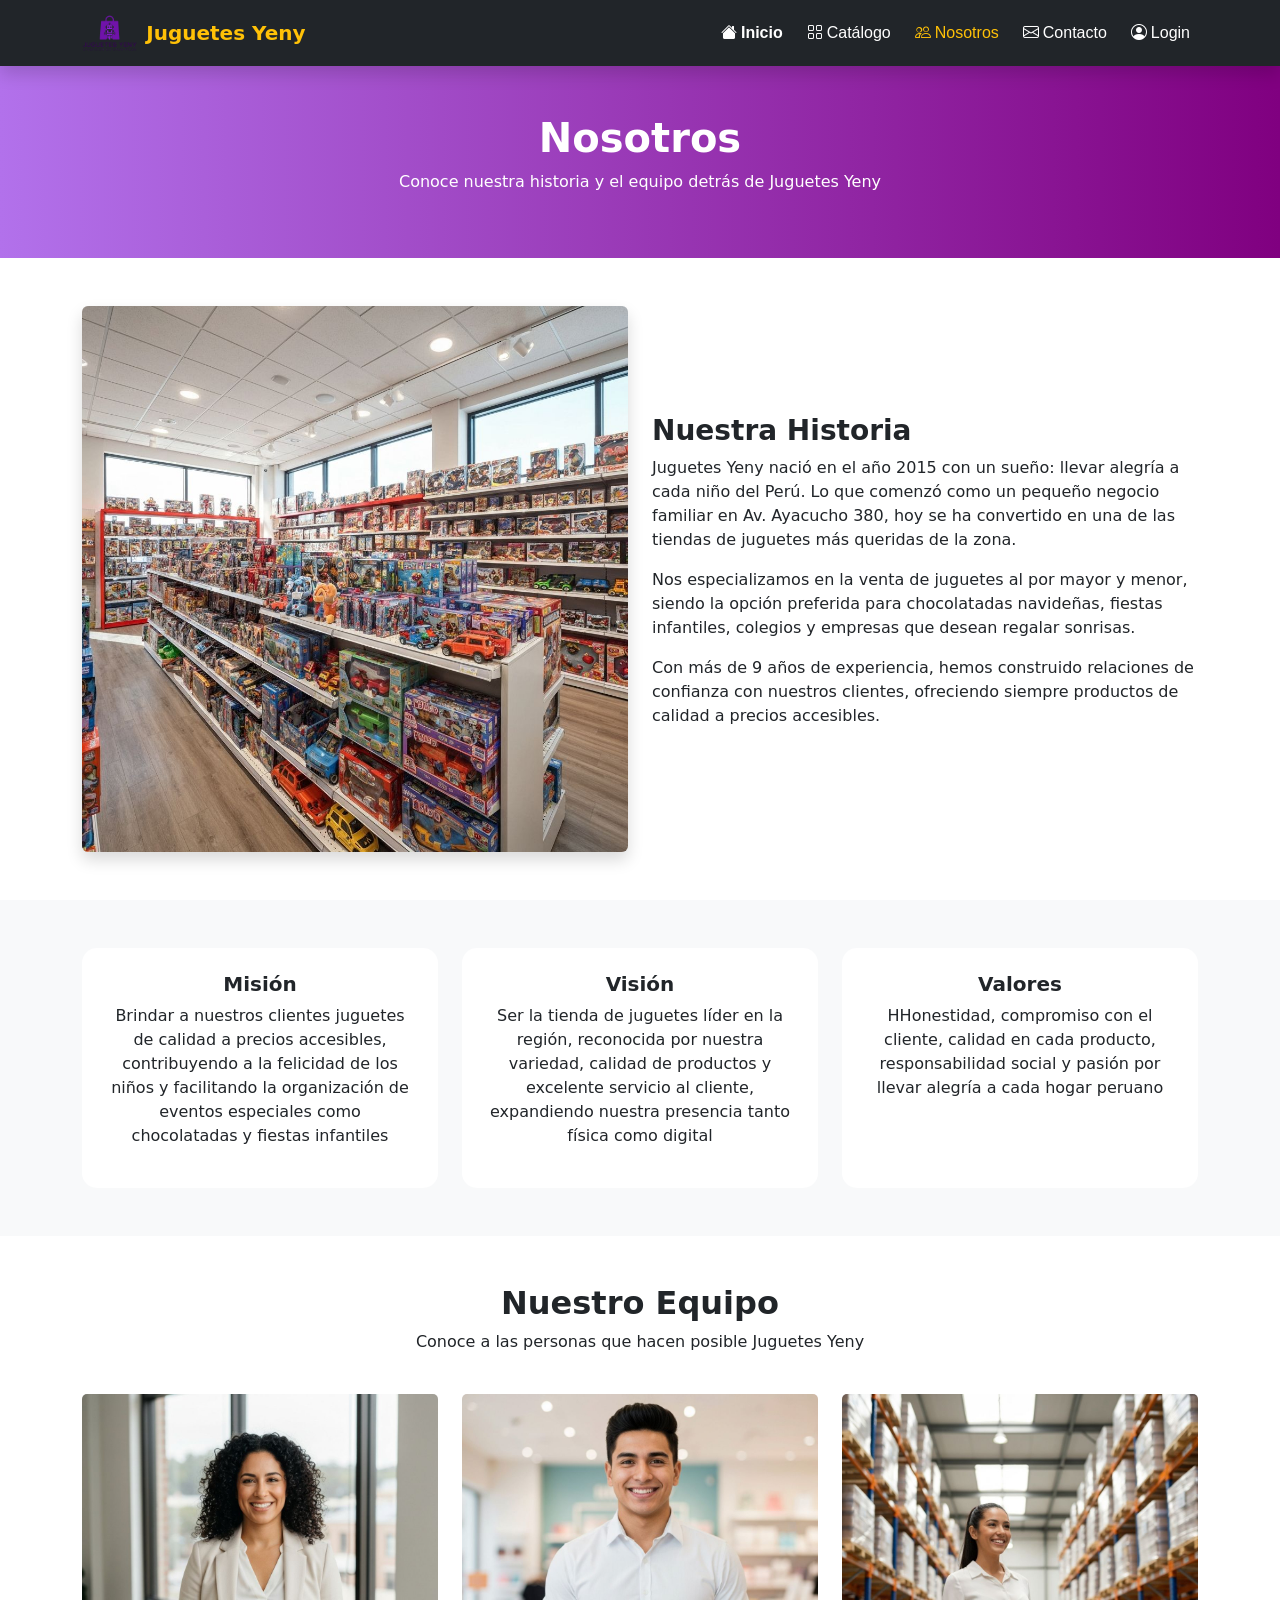
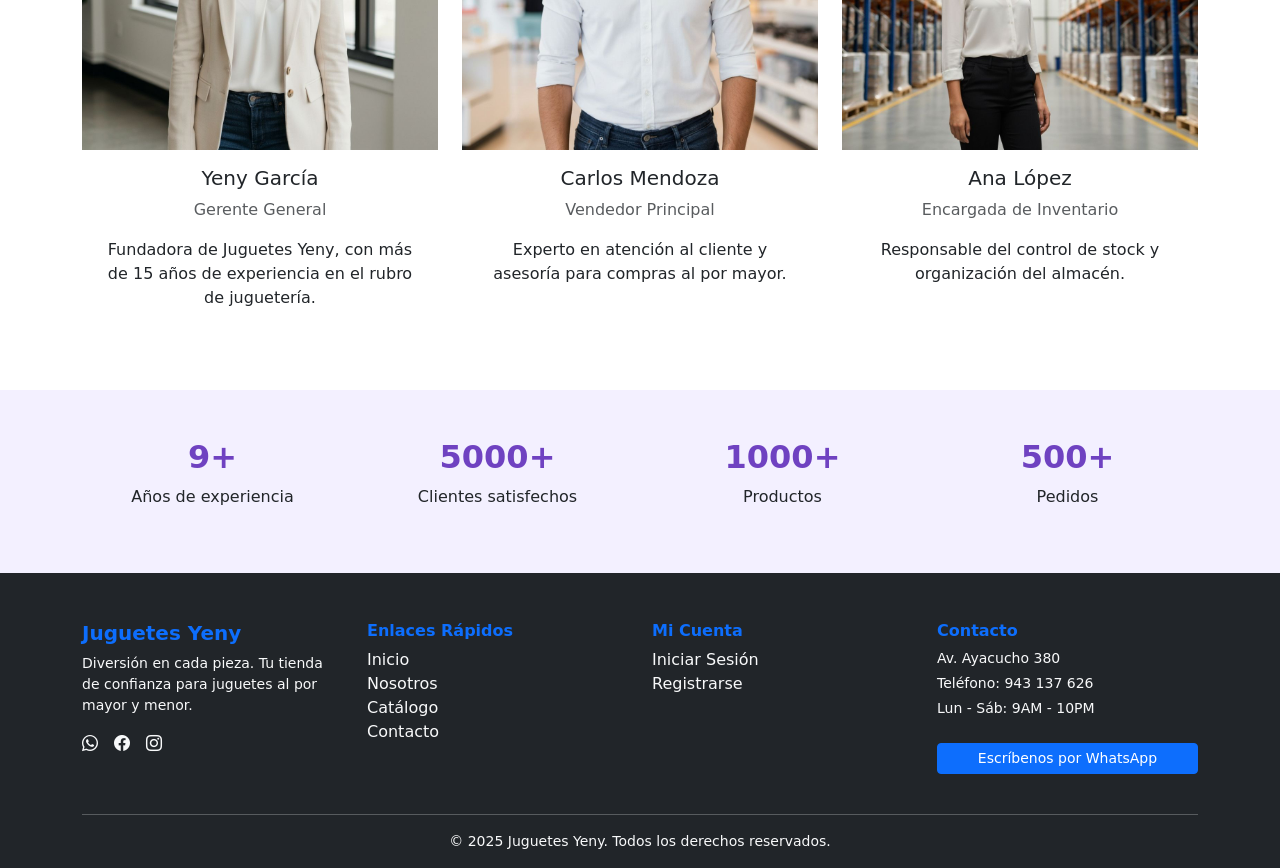
<file: html/nosotros.html>
<!DOCTYPE html>
<html lang="en">
    <head>
        <meta charset="UTF-8">
        <meta name="viewport" content="width=device-width, initial-scale=1.0">
        <title>Nosotros</title>
        <link href="https://cdn.jsdelivr.net/npm/bootstrap@5.3.0/dist/css/bootstrap.min.css" rel="stylesheet">
        <link rel="stylesheet" href="../css/styles.css">
        <link rel="icon" href="../imagenes/logo-yeny.png" type="image/png">
        <script src="https://cdn.jsdelivr.net/npm/bootstrap@5.3.3/dist/js/bootstrap.bundle.min.js"></script>
        <link rel="stylesheet" href="https://cdn.jsdelivr.net/npm/bootstrap-icons@1.11.3/font/bootstrap-icons.min.css">
    </head>
    <body>
        <header>
             <nav class="navbar navbar-expand-lg navbar-dark bg-dark sticky-top shadow">
      <div class="container">
 
        <!-- Logo + Nombre -->
        <a class="navbar-brand d-flex align-items-center gap-2" href="../index.html">
          <img src="../imagenes/logo-yeny.png" alt="Logo Juguetes Yeny" height="40" />
          <span class="fw-bold fs-5 text-warning">Juguetes Yeny</span>
        </a>
 
        <!-- Botón hamburguesa (móvil) -->
        <button class="navbar-toggler" type="button"
          data-bs-toggle="collapse" data-bs-target="#navbarMain"
          aria-controls="navbarMain" aria-expanded="false" aria-label="Abrir menú">
          <span class="navbar-toggler-icon"></span>
        </button>
 
        <!-- Links -->
        <div class="collapse navbar-collapse" id="navbarMain">
          <ul class="navbar-nav ms-auto mb-2 mb-lg-0 gap-lg-2">
            <li class="nav-item">
              <a class="nav-link active text-white fw-semibold" href="../index.html">
                <i class="bi bi-house-fill me-1"></i>Inicio
              </a>
            </li>
            <li class="nav-item">
              <a class="nav-link text-white" href="../html/catalogo.html">
                <i class="bi bi-grid me-1"></i>Catálogo
              </a>
            </li>
            <li class="nav-item">
              <a class="nav-link text-warning" href="../html/nosotros.html">
                <i class="bi bi-people me-1"></i>Nosotros
              </a>
            </li>
            <li class="nav-item">
              <a class="nav-link text-white" href="../html/contacto.html">
                <i class="bi bi-envelope me-1"></i>Contacto
              </a>
            </li>
            <li class="nav-item">
              <a class="nav-link text-white" href="../html/login.html">
                <i class="bi bi-person-circle me-1"></i>Login
              </a>
            </li>
          </ul>
        </div>

      </div>
    </nav>
        </header>
        <main>
          <section class="hero-baner text-center text-white py-5">
            <div class="container">
               <h1 class="fw-bold">Nosotros</h1>
               <p>Conoce nuestra historia y el equipo detrás de Juguetes Yeny</p>
            </div>
          </section>
          <section class="container py-5">
            <div class="row align-items-center">
              <div class="col-md-6">
                <img src="../imagenes/tienda-juguetes.jpg" class="img-fluid rounded shadow">
              </div>
              <div class="col-md-6">
                <h3 class="fw-bold">Nuestra Historia</h3>
                <p>
                  Juguetes Yeny nació en el año 2015 con un sueño: llevar alegría a cada niño del Perú. Lo que comenzó como un pequeño negocio familiar en Av. Ayacucho 380, hoy se ha convertido en una de las tiendas de juguetes más queridas de la zona.
                </p>
                <p>
                  Nos especializamos en la venta de juguetes al por mayor y menor, siendo la opción preferida para chocolatadas navideñas, fiestas infantiles, colegios y empresas que desean regalar sonrisas.
                </p>
                <p>Con más de 9 años de experiencia, hemos construido relaciones de confianza con nuestros clientes, ofreciendo siempre productos de calidad a precios accesibles.</p>
              </div>
            </div>
          </section>
          <section class="bg-light py-5">
           <div class="container">
             <div class="row text-center g-4">

               <div class="col-md-4">
                 <div class="card custom-card p-4 h-100">
                   <h5 class="fw-bold">Misión</h5>
                    <p>Brindar a nuestros clientes juguetes de calidad a precios accesibles, contribuyendo a la felicidad de los niños y facilitando la organización de eventos especiales como chocolatadas y fiestas infantiles</p>
                 </div>
               </div>
             
               <div class="col-md-4">
                 <div class="card custom-card p-4 h-100">
                   <h5 class="fw-bold">Visión</h5>
                   <p>Ser la tienda de juguetes líder en la región, reconocida por nuestra variedad, calidad de productos y excelente servicio al cliente, expandiendo nuestra presencia tanto física como digital</p>
                 </div>
               </div>
             
                <div class="col-md-4">
                 <div class="card custom-card p-4 h-100">
                   <h5 class="fw-bold">Valores</h5>
                   <p>HHonestidad, compromiso con el cliente, calidad en cada producto, responsabilidad social y pasión por llevar alegría a cada hogar peruano</p>
                 </div>
               </div>
             
             </div>
            </div>
          </section>
          <section class="container py-5 text-center">
            <h2 class="fw-bold">Nuestro Equipo</h2>
            <p>Conoce a las personas que hacen posible Juguetes Yeny</p>

            <div class="row g-4 mt-3">
            
              <div class="col-md-4">
                <div class="card custom-card">
                  <img src="../imagenes/equipo/empleado-1.jpg" class="card-img-top">
                  <div class="card-body">
                    <h5>Yeny García</h5>
                   <p class="text-muted">Gerente General</p>
                   <p>Fundadora de Juguetes Yeny, con más de 15 años de experiencia en el rubro de juguetería.</p>
                 </div>
               </div>
              </div>
            
              <div class="col-md-4">
                <div class="card custom-card">
                  <img src="../imagenes/equipo/empleado-2.jpg" class="card-img-top">
                  <div class="card-body">
                    <h5>Carlos Mendoza</h5>
                    <p class="text-muted">Vendedor Principal</p>
                    <p>Experto en atención al cliente y asesoría para compras al por mayor.</p>
                  </div>
                </div>
             </div>
           
             <div class="col-md-4">
               <div class="card custom-card">
                 <img src="../imagenes/equipo/empleado-3.jpg" class="card-img-top">
                  <div class="card-body">
                    <h5>Ana López</h5>
                    <p class="text-muted">Encargada de Inventario</p>
                    <p>Responsable del control de stock y organización del almacén.</p>
                  </div>
                </div>
              </div>
            
            </div>
          </section>        
          <section class="stats text-center py-5">
            <div class="container">
             <div class="row">

                <div class="col-md-3">
                  <h2 class="fw-bold">9+</h2>
                  <p>Años de experiencia</p>
                </div>
              
                <div class="col-md-3">
                  <h2 class="fw-bold">5000+</h2>
                  <p>Clientes satisfechos</p>
               </div>
             
                <div class="col-md-3">
                 <h2 class="fw-bold">1000+</h2>
                 <p>Productos</p>
               </div>
             
                <div class="col-md-3">
                  <h2 class="fw-bold">500+</h2>
                 <p>Pedidos</p>
               </div>
             
             </div>
           </div>
          </section>                     
        </main>
        <footer class="bg-dark text-light pt-5 pb-3">

  <div class="container">
    <div class="row">

      <!-- Columna 1 -->
      <div class="col-md-3 mb-4">
        <h5 class="fw-bold text-primary">Juguetes Yeny</h5>
        <p class="small">
          Diversión en cada pieza. Tu tienda de confianza para juguetes al por mayor y menor.
        </p>

        <div class="d-flex gap-3">
          <a href="https://wa.link/r8do8g" target="_blank" class="text-light">
            <i class="bi bi-whatsapp"></i>
          </a>
          <a href="#" class="text-light">
            <i class="bi bi-facebook"></i>
          </a>
          <a href="#" class="text-light">
            <i class="bi bi-instagram"></i>
          </a>
        </div>
      </div>

      <!-- Columna 2 -->
      <div class="col-md-3 mb-4">
        <h6 class="fw-bold text-primary">Enlaces Rápidos</h6>
        <ul class="list-unstyled">
          <li><a href="../index.html" class="text-light text-decoration-none">Inicio</a></li>
          <li><a href="nosotros.html" class="text-light text-decoration-none">Nosotros</a></li>
          <li><a href="catalogo.html" class="text-light text-decoration-none">Catálogo</a></li>
          <li><a href="contacto.html" class="text-light text-decoration-none">Contacto</a></li>
        </ul>
      </div>

      <!-- Columna 3 -->
      <div class="col-md-3 mb-4">
        <h6 class="fw-bold text-primary">Mi Cuenta</h6>
        <ul class="list-unstyled">
          <li><a href="login.html" class="text-light text-decoration-none">Iniciar Sesión</a></li>
          <li><a href="#" class="text-light text-decoration-none">Registrarse</a></li>
        </ul>
      </div>

      <!-- Columna 4 -->
      <div class="col-md-3 mb-4">
        <h6 class="fw-bold text-primary">Contacto</h6>
        <p class="small mb-1">Av. Ayacucho 380</p>
        <p class="small mb-1">Teléfono: 943 137 626</p>
        <p class="small">Lun - Sáb: 9AM - 10PM</p>

        <a href="https://wa.link/r8do8g" target="_blank" class="btn btn-primary btn-sm mt-2 w-100">
          Escríbenos por WhatsApp
        </a>
      </div>

    </div>

    <hr class="border-light">

    <div class="text-center small">
      © 2025 Juguetes Yeny. Todos los derechos reservados.
    </div>

  </div>
        </footer>
    </body>
</html>
</file>
<file: css/styles.css>
.logo {
  display: flex;
  align-items: center;
  gap: 0.5rem;
}
.logo-text {
  font-size: 1.25rem;
  font-weight: 700;
  font-family: Arial, sans-serif;
  color: purple;
}
.logo img {
  height: 2.5rem;
  width: auto;
}
.nav-item {
font-family: Arial, sans-serif;
  color: purple;
}
.navbar-toggler {
    border-color: #6A0DAD ;
    background-color: #6A0DAD;
}
.text-purple {
  color: #7b2cbf;
}

.btn-purple {
  background: linear-gradient(45deg, #7b2cbf, #9d4edd);
  color: white;
  border: none;
}

.btn-purple:hover {
  opacity: 0.9;
}

.btn-outline-purple {
  border: 2px solid #7b2cbf;
  color: #7b2cbf;
}

.btn-outline-purple:hover {
  background: #7b2cbf;
  color: white;
}


.hero-section {
  background: linear-gradient(to right, #f3e8ff, #ffffff);
}


.card-hover {
  transition: all 0.3s ease;
  border: none;
  border-radius: 12px;
}

.card-hover:hover {
  transform: translateY(-10px);
  box-shadow: 0 10px 25px rgba(123, 44, 191, 0.3);
}
.hero-baner {
  background: linear-gradient(to right, #b271eb, purple);
}
.custom-card {
  border: none;
  border-radius: 15px;
  transition: all 0.3s ease;
}


.custom-card:hover {
  transform: translateY(-10px) scale(1.03);
  box-shadow: 0 10px 25px rgba(111, 66, 193, 0.3);
}


.stats {
  background: #f3f0ff;
}

.stats h2 {
  color: #6f42c1;
}


/* BOTON */
</file>
